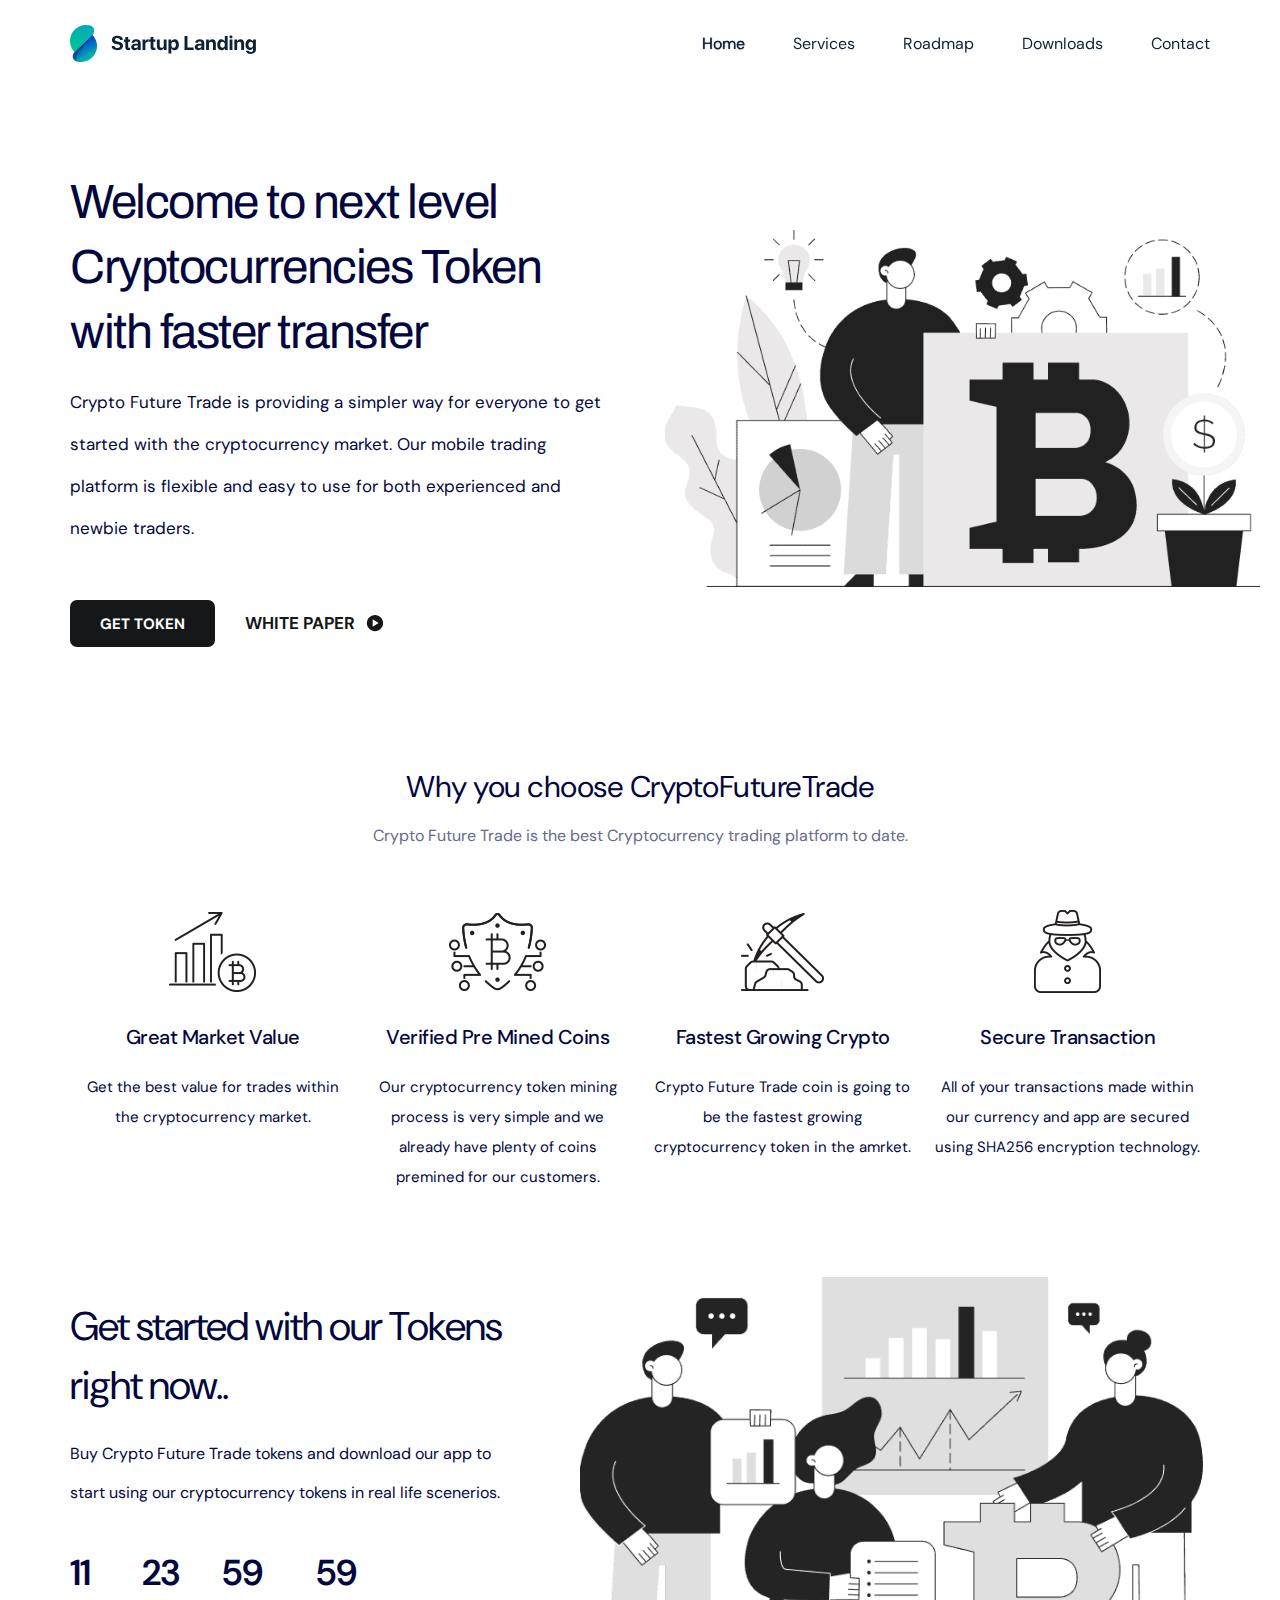
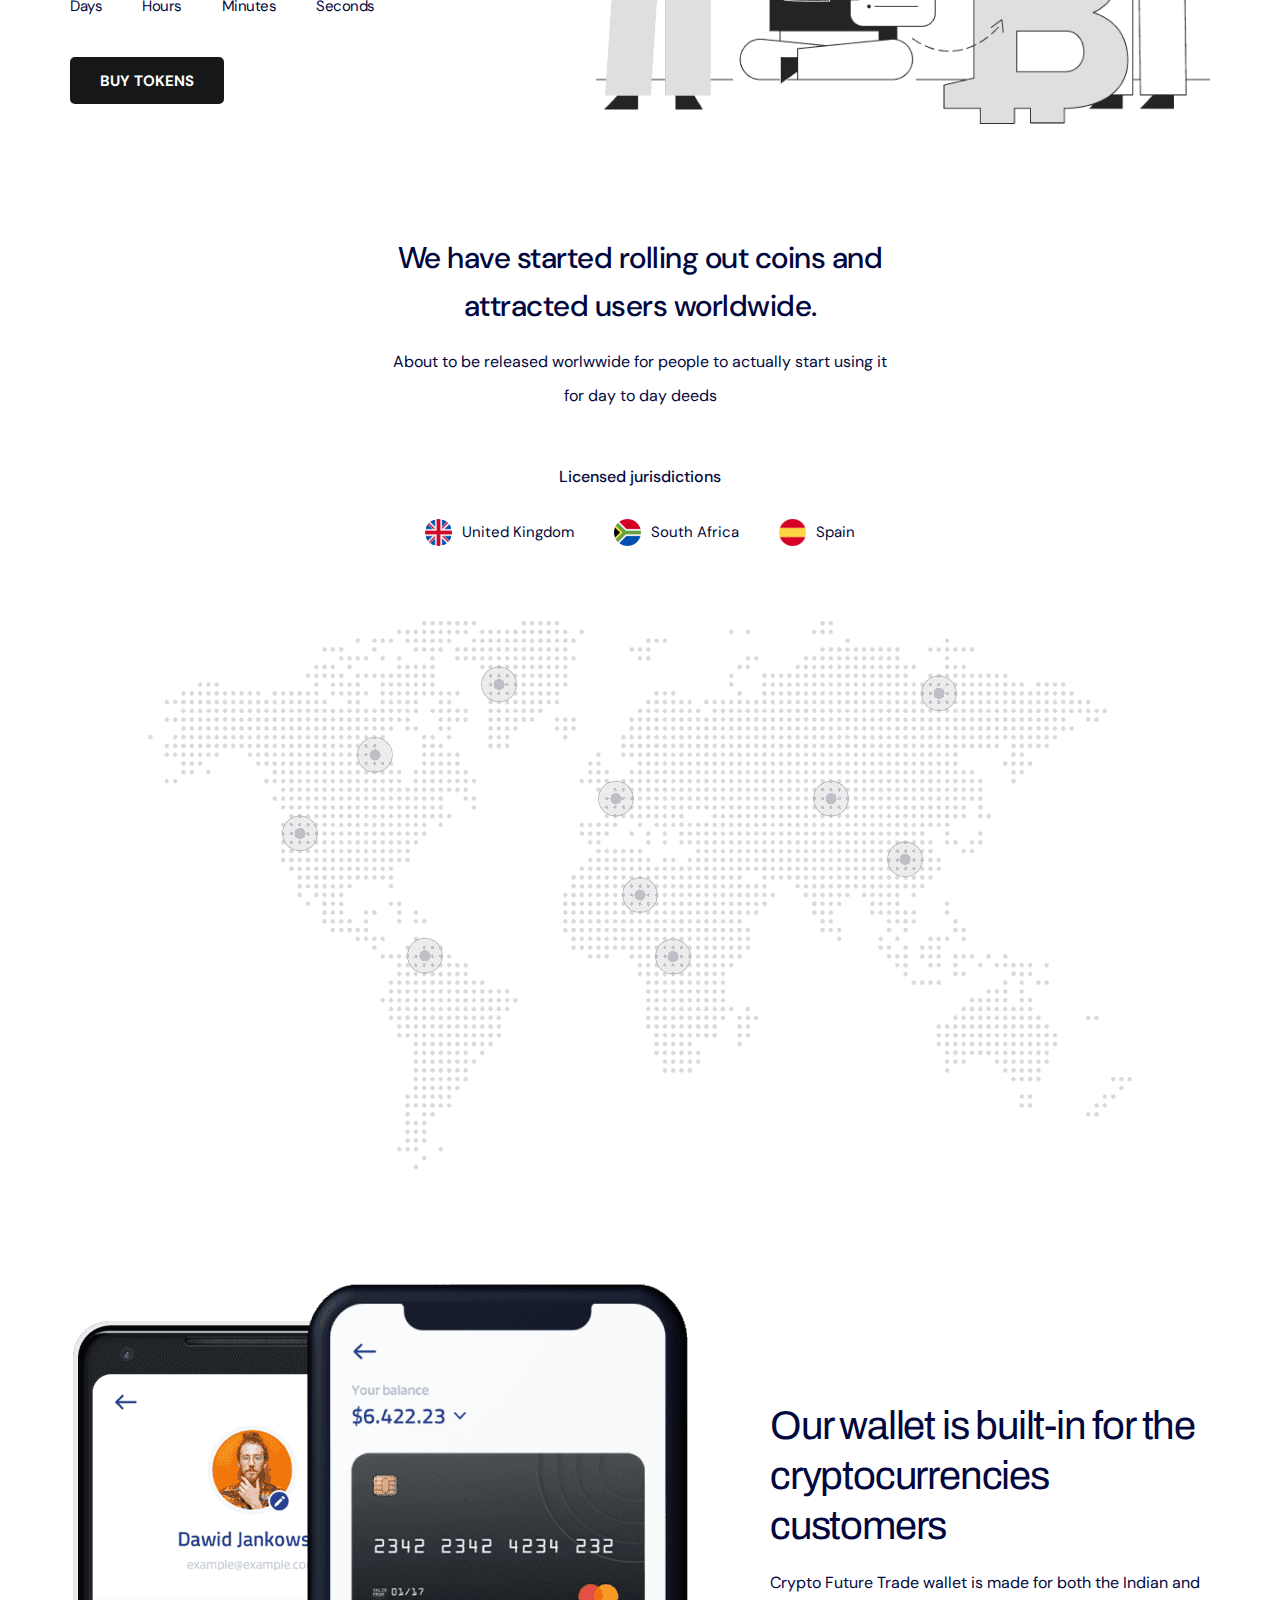
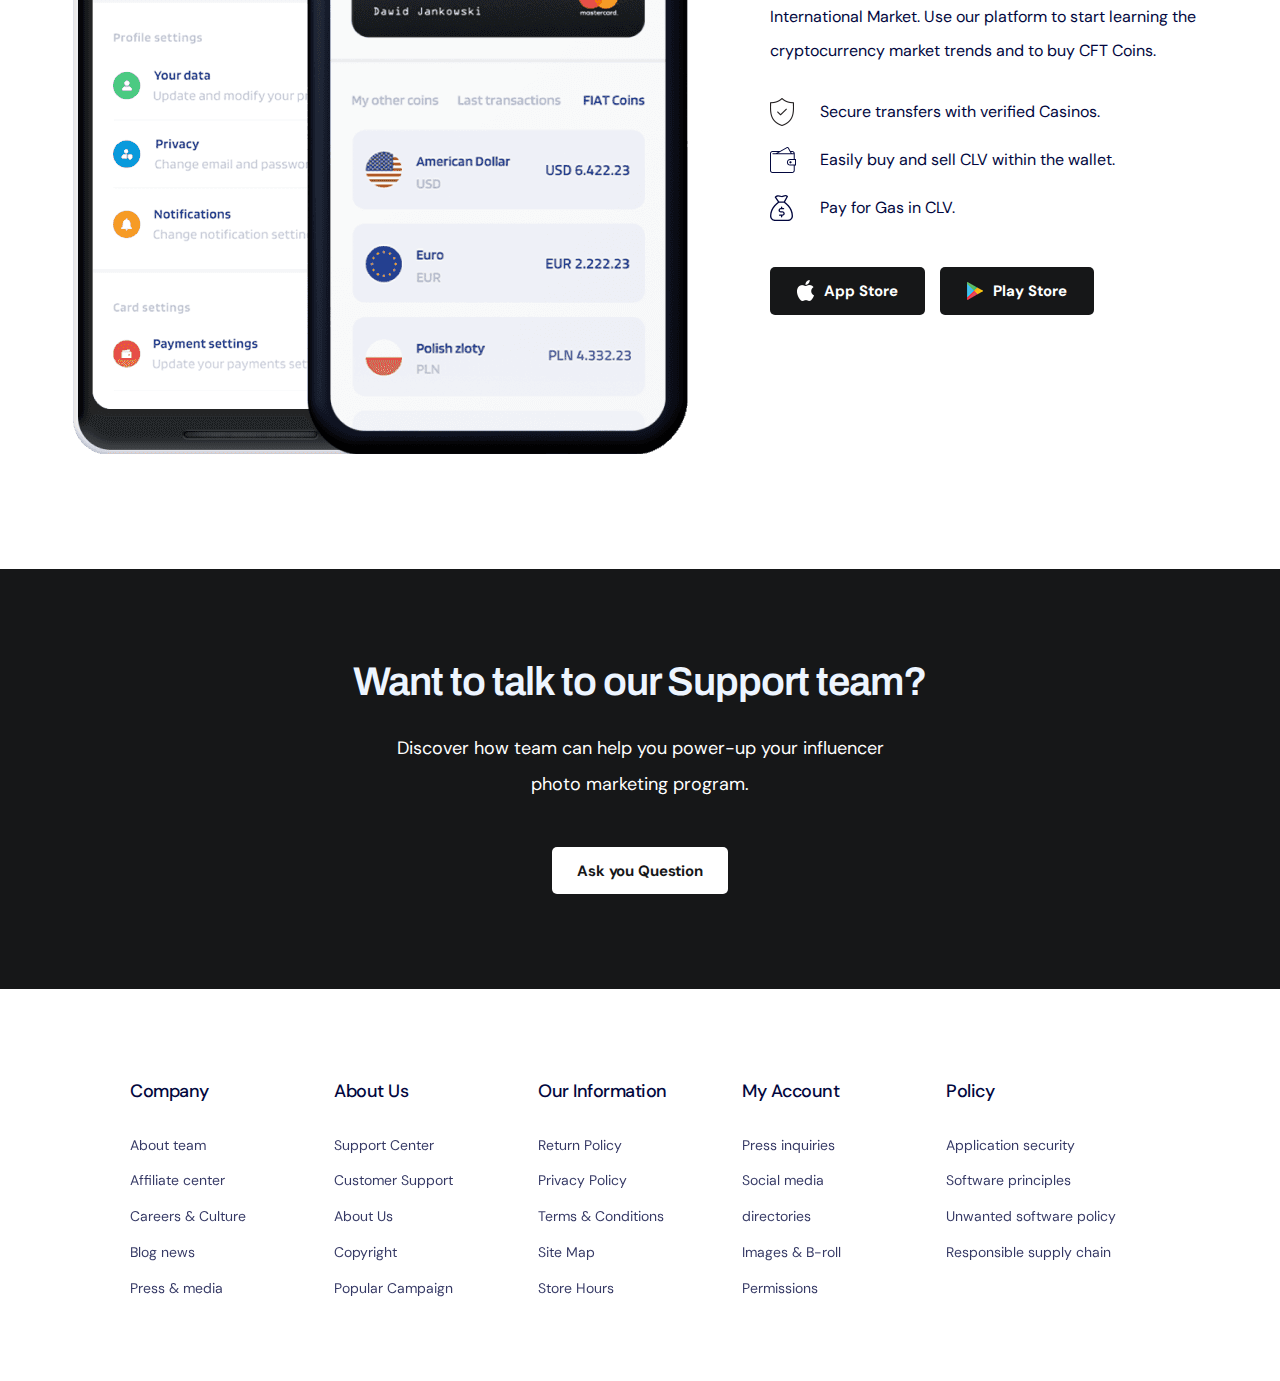
<file: index.html>
<!DOCTYPE html><html lang="en"><head><meta charSet="utf-8"/><meta http-equiv="x-ua-compatible" content="ie=edge"/><meta name="viewport" content="width=device-width, initial-scale=1, shrink-to-fit=no"/><style data-href="/styles.26fe7f929412e2992ad4.css" data-identity="gatsby-global-css">.drawer{position:fixed;transition:width 0s ease .3s,height 0s ease .3s,transform .3s cubic-bezier(.78,.14,.15,.86);z-index:9999}.drawer>*{transition:transform .3s cubic-bezier(.78,.14,.15,.86),opacity .3s cubic-bezier(.78,.14,.15,.86),box-shadow .3s cubic-bezier(.78,.14,.15,.86)}.drawer.drawer-open{transition:transform .3s cubic-bezier(.78,.14,.15,.86)}.drawer .drawer-mask{background:#000;height:0;left:0;opacity:0;position:absolute;top:0;transition:opacity .3s cubic-bezier(.78,.14,.15,.86),height 0s ease .3s;width:100%}.drawer-content-wrapper{background:#fff;position:absolute}.drawer-content{overflow:auto;position:relative;z-index:1}.drawer-handle{align-items:center;background:#fff;cursor:pointer;display:flex;font-size:16px;height:40px;justify-content:center;line-height:40px;position:absolute;text-align:center;top:72px;width:41px;z-index:0}.drawer-handle-icon{background:#333;height:2px;position:relative;transition:background .3s cubic-bezier(.78,.14,.15,.86);width:14px}.drawer-handle-icon:after,.drawer-handle-icon:before{background:#333;content:"";display:block;height:2px;position:absolute;transition:transform .3s cubic-bezier(.78,.14,.15,.86);width:100%}.drawer-handle-icon:before{top:-5px}.drawer-handle-icon:after{top:5px}.drawer-left,.drawer-right{height:100%;width:0}.drawer-left .drawer-content,.drawer-left .drawer-content-wrapper,.drawer-right .drawer-content,.drawer-right .drawer-content-wrapper{height:100%}.drawer-left.drawer-open,.drawer-right.drawer-open{width:100%}.drawer-left.drawer-open.no-mask,.drawer-right.drawer-open.no-mask{width:0}.drawer-left{left:0;top:0}.drawer-left .drawer-handle{border-radius:0 4px 4px 0;right:-40px}.drawer-left .drawer-handle,.drawer-left.drawer-open .drawer-content-wrapper{box-shadow:2px 0 8px rgba(0,0,0,.15)}.drawer-right{right:0;top:0}.drawer-right .drawer-content-wrapper{right:0}.drawer-right .drawer-handle{border-radius:4px 0 0 4px;left:-40px}.drawer-right .drawer-handle,.drawer-right.drawer-open .drawer-content-wrapper{box-shadow:-2px 0 8px rgba(0,0,0,.15)}.drawer-right.drawer-open.no-mask{right:1px;transform:translateX(1px)}.drawer-bottom,.drawer-top{height:0%;width:100%}.drawer-bottom .drawer-content,.drawer-bottom .drawer-content-wrapper,.drawer-top .drawer-content,.drawer-top .drawer-content-wrapper{width:100%}.drawer-bottom .drawer-content,.drawer-bottom.drawer-open,.drawer-top .drawer-content,.drawer-top.drawer-open{height:100%}.drawer-bottom.drawer-open.no-mask,.drawer-top.drawer-open.no-mask{height:0%}.drawer-bottom .drawer-handle,.drawer-top .drawer-handle{left:50%;margin-left:-20px}.drawer-top{left:0;top:0}.drawer-top .drawer-handle{border-radius:0 0 4px 4px;bottom:-40px;top:auto}.drawer-top .drawer-handle,.drawer-top.drawer-open .drawer-content-wrapper{box-shadow:0 2px 8px rgba(0,0,0,.15)}.drawer-bottom{bottom:0;left:0}.drawer-bottom .drawer-content-wrapper{bottom:0}.drawer-bottom .drawer-handle{border-radius:4px 4px 0 0;top:-40px}.drawer-bottom .drawer-handle,.drawer-bottom.drawer-open .drawer-content-wrapper{box-shadow:0 -2px 8px rgba(0,0,0,.15)}.drawer-bottom.drawer-open.no-mask{bottom:1px;transform:translateY(1px)}.drawer.drawer-open .drawer-mask{height:100%;opacity:.3;transition:opacity .3s cubic-bezier(.78,.14,.15,.86)}.drawer.drawer-open .drawer-handle-icon{background:transparent}.drawer.drawer-open .drawer-handle-icon:before{transform:translateY(5px) rotate(45deg)}.drawer.drawer-open .drawer-handle-icon:after{transform:translateY(-5px) rotate(-45deg)}@keyframes modal-video{0%{opacity:0}to{opacity:1}}@keyframes modal-video-inner{0%{transform:translateY(100px)}to{transform:translate(0)}}.modal-video{animation-duration:.3s;animation-name:modal-video;animation-timing-function:ease-out;background-color:rgba(0,0,0,.5);cursor:pointer;height:100%;left:0;opacity:1;position:fixed;top:0;transition:opacity .3s ease-out;width:100%;z-index:1000000}.modal-video-effect-exit{opacity:0}.modal-video-effect-exit .modal-video-movie-wrap{transform:translateY(100px)}.modal-video-body{display:table;height:100%;margin:0 auto;max-width:940px;width:100%}.modal-video-inner{display:table-cell;height:100%;vertical-align:middle;width:100%}.modal-video-movie-wrap{animation-duration:.3s;animation-name:modal-video-inner;animation-timing-function:ease-out;background-color:#333;height:0;padding-bottom:56.25%;position:relative;transform:translate(0);transition:transform .3s ease-out;width:100%}.modal-video-movie-wrap iframe{height:100%;left:0;position:absolute;top:0;width:100%}.modal-video-close-btn{background:transparent;border:none;display:inline-block;height:35px;overflow:hidden;position:absolute;right:-35px;top:-35px;width:35px;z-index:2}.modal-video-close-btn:before{transform:rotate(45deg)}.modal-video-close-btn:after{transform:rotate(-45deg)}.modal-video-close-btn:after,.modal-video-close-btn:before{background:#fff;border-radius:5px;content:"";height:2px;left:0;margin-top:-6px;position:absolute;top:50%;width:100%}</style><meta name="generator" content="Gatsby 3.14.5"/><title data-react-helmet="true">Crypto Future Trade | Crypto Future Trade</title><meta data-react-helmet="true" name="description" content="Buy/Sell CryptoCurrencies."/><meta data-react-helmet="true" property="og:title" content="Crypto Future Trade"/><meta data-react-helmet="true" property="og:description" content="Buy/Sell CryptoCurrencies."/><meta data-react-helmet="true" property="og:type" content="website"/><meta data-react-helmet="true" name="twitter:card" content="summary"/><meta data-react-helmet="true" name="twitter:creator" content=""/><meta data-react-helmet="true" name="twitter:title" content="Crypto Future Trade"/><meta data-react-helmet="true" name="twitter:description" content="Buy/Sell CryptoCurrencies."/><link rel="icon" href="/favicon-32x32.png?v=79178ab6fb5b69180f71bf1fa64077e2" type="image/png"/><link rel="manifest" href="/manifest.webmanifest" crossorigin="anonymous"/><meta name="theme-color" content="#663399"/><link rel="apple-touch-icon" sizes="48x48" href="/icons/icon-48x48.png?v=79178ab6fb5b69180f71bf1fa64077e2"/><link rel="apple-touch-icon" sizes="72x72" href="/icons/icon-72x72.png?v=79178ab6fb5b69180f71bf1fa64077e2"/><link rel="apple-touch-icon" sizes="96x96" href="/icons/icon-96x96.png?v=79178ab6fb5b69180f71bf1fa64077e2"/><link rel="apple-touch-icon" sizes="144x144" href="/icons/icon-144x144.png?v=79178ab6fb5b69180f71bf1fa64077e2"/><link rel="apple-touch-icon" sizes="192x192" href="/icons/icon-192x192.png?v=79178ab6fb5b69180f71bf1fa64077e2"/><link rel="apple-touch-icon" sizes="256x256" href="/icons/icon-256x256.png?v=79178ab6fb5b69180f71bf1fa64077e2"/><link rel="apple-touch-icon" sizes="384x384" href="/icons/icon-384x384.png?v=79178ab6fb5b69180f71bf1fa64077e2"/><link rel="apple-touch-icon" sizes="512x512" href="/icons/icon-512x512.png?v=79178ab6fb5b69180f71bf1fa64077e2"/><link rel="preconnect" href="https://www.google-analytics.com"/><link rel="dns-prefetch" href="https://www.google-analytics.com"/><link as="script" rel="preload" href="/webpack-runtime-51791936ec0733313141.js"/><link as="script" rel="preload" href="/framework-947cb076db78e7cdb1bd.js"/><link as="script" rel="preload" href="/app-3b73d0453c89e2f95db4.js"/><link as="script" rel="preload" href="/95b64a6e-6459d39e0cf0e14948a4.js"/><link as="script" rel="preload" href="/commons-674f3c17dcb666d32ae9.js"/><link as="script" rel="preload" href="/component---src-pages-index-js-01f7850efcc12c868014.js"/><link as="fetch" rel="preload" href="/page-data/index/page-data.json" crossorigin="anonymous"/><link as="fetch" rel="preload" href="/page-data/sq/d/1682754978.json" crossorigin="anonymous"/><link as="fetch" rel="preload" href="/page-data/sq/d/2630696387.json" crossorigin="anonymous"/><link as="fetch" rel="preload" href="/page-data/sq/d/2744905544.json" crossorigin="anonymous"/><link as="fetch" rel="preload" href="/page-data/sq/d/2757937049.json" crossorigin="anonymous"/><link as="fetch" rel="preload" href="/page-data/sq/d/3884841627.json" crossorigin="anonymous"/><link as="fetch" rel="preload" href="/page-data/sq/d/4092638102.json" crossorigin="anonymous"/><link as="fetch" rel="preload" href="/page-data/sq/d/63159454.json" crossorigin="anonymous"/><link as="fetch" rel="preload" href="/page-data/app-data.json" crossorigin="anonymous"/></head><body><script>(function() { try {
  var mode = localStorage.getItem('theme-ui-color-mode');
  if (!mode) return
  document.documentElement.classList.add('theme-ui-' + mode);
  document.body.classList.add('theme-ui-' + mode);
} catch (e) {} })();</script><div id="___gatsby"><style data-emotion="css-global p7pp27">body{--theme-ui-colors-text:#02073E;--theme-ui-colors-text_secondary:#676A8B;--theme-ui-colors-heading:#02073E;--theme-ui-colors-heading_secondary:#161718;--theme-ui-colors-background:#FFFFFF;--theme-ui-colors-background_secondary:#F9FBFD;--theme-ui-colors-border_color:#E9EDF5;--theme-ui-colors-primary:#3CC68A;--theme-ui-colors-secondary:#30c;--theme-ui-colors-muted:#7B8188;--theme-ui-colors-accent:#609;color:var(--theme-ui-colors-text);background-color:var(--theme-ui-colors-background);}</style><style data-emotion="css-global 1op5eg0">*{box-sizing:border-box;}body{margin:0;font-family:DM Sans;line-height:1.5;font-weight:normal;-webkit-font-smoothing:antialiased;background-color:white;color:var(--theme-ui-colors-text);}body a{cursor:pointer;-webkit-text-decoration:none;text-decoration:none;}body .modal-video-close-btn{cursor:pointer;top:-25px;right:-25px;width:25px;height:25px;}body .modal-video-movie-wrap{margin:30px;width:auto;}</style><div style="outline:none" tabindex="-1" id="gatsby-focus-wrapper"><div class="sticky-outer-wrapper"><div class="sticky-inner-wrapper" style="position:relative;top:0px;z-index:991"><style data-emotion="css lz1psw">.css-lz1psw{color:text_white;font-weight:normal;padding-top:20px;padding-bottom:20px;width:100%;position:fixed;top:0;left:0;background-color:transparent;-webkit-transition:all 0.4s ease;transition:all 0.4s ease;}@media screen and (min-width: 768px){.css-lz1psw{padding-top:25px;padding-bottom:25px;}}.css-lz1psw.sticky{background-color:var(--theme-ui-colors-background);color:var(--theme-ui-colors-text);padding-top:15px;padding-bottom:15px;box-shadow:0 1px 2px rgba(0, 0, 0, 0.06);}</style><header class="unSticky css-lz1psw"><style data-emotion="css v3jj0n">.css-v3jj0n{display:-webkit-box;display:-webkit-flex;display:-ms-flexbox;display:flex;-webkit-align-items:center;-webkit-box-align:center;-ms-flex-align:center;align-items:center;-webkit-box-pack:justify;-webkit-justify-content:space-between;justify-content:space-between;}</style><style data-emotion="css 7n0j9i">.css-7n0j9i{box-sizing:border-box;margin:0;min-width:0;width:100%;max-width:container;margin-left:auto;margin-right:auto;max-width:100%;padding-left:20px;padding-right:20px;display:-webkit-box;display:-webkit-flex;display:-ms-flexbox;display:flex;-webkit-align-items:center;-webkit-box-align:center;-ms-flex-align:center;align-items:center;-webkit-box-pack:justify;-webkit-justify-content:space-between;justify-content:space-between;}@media screen and (min-width: 640px){.css-7n0j9i{padding-left:25px;padding-right:25px;}}@media screen and (min-width: 768px){.css-7n0j9i{max-width:780px;padding-left:30px;padding-right:30px;}}@media screen and (min-width: 1024px){.css-7n0j9i{max-width:1020px;}}@media screen and (min-width: 1220px){.css-7n0j9i{max-width:1200px;}}@media screen and (min-width: 1620px){.css-7n0j9i{max-width:1350px;}}</style><div class="css-7n0j9i"><style data-emotion="css 10mejol">.css-10mejol{display:-webkit-box;display:-webkit-flex;display:-ms-flexbox;display:flex;-webkit-align-items:center;-webkit-box-align:center;-ms-flex-align:center;align-items:center;}</style><style data-emotion="css ykwscm">.css-ykwscm{box-sizing:border-box;margin:0;min-width:0;display:-webkit-box;display:-webkit-flex;display:-ms-flexbox;display:flex;-webkit-align-items:center;-webkit-box-align:center;-ms-flex-align:center;align-items:center;}</style><a aria-current="page" class="css-ykwscm" href="/"><style data-emotion="css 9taffg">.css-9taffg{box-sizing:border-box;margin:0;min-width:0;max-width:100%;height:auto;}</style><img src="/static/logo-8cf97650bbc2fdc2843d44d1fd6509d8.svg" alt="startup landing logo" width="195" height="37" class="css-9taffg"/></a><style data-emotion="css 162sdfl">.css-162sdfl{margin-left:auto;display:none;}@media screen and (min-width: 1024px){.css-162sdfl{display:block;}}.css-162sdfl navLink{font-size:16px;color:#0F2137;font-weight:400;cursor:pointer;line-height:1.2;margin-right:48px;-webkit-transition:500ms;transition:500ms;}.css-162sdfl navLink:last-child{margin-right:0;}.css-162sdfl navLink:hover,.css-162sdfl navLink.active{text-shadow:0 0 1px #0F2137;}</style><style data-emotion="css 1g8uteo">.css-1g8uteo{box-sizing:border-box;margin:0;min-width:0;display:-webkit-box;display:-webkit-flex;display:-ms-flexbox;display:flex;margin-left:auto;display:none;}@media screen and (min-width: 1024px){.css-1g8uteo{display:block;}}.css-1g8uteo navLink{font-size:16px;color:#0F2137;font-weight:400;cursor:pointer;line-height:1.2;margin-right:48px;-webkit-transition:500ms;transition:500ms;}.css-1g8uteo navLink:last-child{margin-right:0;}.css-1g8uteo navLink:hover,.css-1g8uteo navLink.active{text-shadow:0 0 1px #0F2137;}</style><nav class="css-1g8uteo"><style data-emotion="css jc2jfd">.css-jc2jfd{font-size:16px;color:#0F2137;font-weight:400;cursor:pointer;line-height:1.2;margin-right:48px;-webkit-transition:500ms;transition:500ms;}.css-jc2jfd:last-child{margin-right:0;}.css-jc2jfd:hover,.css-jc2jfd.active{text-shadow:0 0 1px #0F2137;}</style><a class="css-jc2jfd">Home</a><a class="css-jc2jfd">Services</a><a class="css-jc2jfd">Roadmap</a><a class="css-jc2jfd">Downloads</a><a class="css-jc2jfd">Contact</a></nav><style data-emotion="css vurnku">.css-vurnku{box-sizing:border-box;margin:0;min-width:0;}</style><div class="drawer__handler css-vurnku" style="display:inline-block"><style data-emotion="css 1pve9f4">.css-1pve9f4{box-sizing:border-box;margin:0;min-width:0;display:-webkit-box;display:-webkit-flex;display:-ms-flexbox;display:flex;-webkit-align-items:center;-webkit-box-align:center;-ms-flex-align:center;align-items:center;-webkit-box-pack:center;-ms-flex-pack:center;-webkit-justify-content:center;justify-content:center;-webkit-flex-shrink:0;-ms-flex-negative:0;flex-shrink:0;width:26px;cursor:pointer;}@media screen and (min-width: 1024px){.css-1pve9f4{display:none;}}</style><div class="css-1pve9f4"><svg stroke="currentColor" fill="currentColor" stroke-width="0" viewBox="0 0 512 512" height="22px" width="22px" xmlns="http://www.w3.org/2000/svg"><path d="M64 384h384v-42.666H64V384zm0-106.666h384v-42.667H64v42.667zM64 128v42.665h384V128H64z"></path></svg></div></div></div></header></div></div><span style="font-size:0"></span><main class="css-1u8qly9"><style data-emotion="css 1j1v087">.css-1j1v087{box-sizing:border-box;margin:0;min-width:0;overflow:hidden;padding-top:115px;padding-bottom:60px;}@media screen and (min-width: 480px){.css-1j1v087{padding-bottom:75px;}}@media screen and (min-width: 768px){.css-1j1v087{padding-top:140px;padding-bottom:90px;}}@media screen and (min-width: 1024px){.css-1j1v087{padding-top:150px;padding-bottom:110px;}}@media screen and (min-width: 1220px){.css-1j1v087{padding-top:170px;padding-bottom:120px;}}@media screen and (min-width: 1366px){.css-1j1v087{padding-top:185px;padding-bottom:140px;}}@media screen and (min-width: 1620px){.css-1j1v087{padding-bottom:160px;}}</style><section id="banner" class="css-1j1v087"><style data-emotion="css 3r2bma">.css-3r2bma{box-sizing:border-box;margin:0;min-width:0;width:100%;max-width:container;margin-left:auto;margin-right:auto;max-width:100%;padding-left:20px;padding-right:20px;position:relative;display:-webkit-box;display:-webkit-flex;display:-ms-flexbox;display:flex;-webkit-box-flex-wrap:wrap;-webkit-flex-wrap:wrap;-ms-flex-wrap:wrap;flex-wrap:wrap;-webkit-align-items:center;-webkit-box-align:center;-ms-flex-align:center;align-items:center;-webkit-flex-direction:column;-ms-flex-direction:column;flex-direction:column;}@media screen and (min-width: 640px){.css-3r2bma{padding-left:25px;padding-right:25px;}}@media screen and (min-width: 768px){.css-3r2bma{max-width:780px;padding-left:30px;padding-right:30px;}}@media screen and (min-width: 1024px){.css-3r2bma{max-width:1020px;}}@media screen and (min-width: 1220px){.css-3r2bma{max-width:1200px;}}@media screen and (min-width: 1620px){.css-3r2bma{max-width:1350px;}}@media screen and (min-width: 768px){.css-3r2bma{-webkit-flex-direction:row;-ms-flex-direction:row;flex-direction:row;}}</style><div class="css-3r2bma"><style data-emotion="css gz2k08">.css-gz2k08{box-sizing:border-box;margin:0;min-width:0;max-width:100%;text-align:center;}@media screen and (min-width: 768px){.css-gz2k08{max-width:355px;text-align:left;}}@media screen and (min-width: 1024px){.css-gz2k08{max-width:460px;}}@media screen and (min-width: 1220px){.css-gz2k08{max-width:545px;}}@media screen and (min-width: 1620px){.css-gz2k08{max-width:590px;}}.css-gz2k08 h1{font-size:28px;line-height:1.4;color:var(--theme-ui-colors-heading);font-family:Archivo;letter-spacing:-1.5px;font-weight:normal;margin-left:0;margin-right:0;}@media screen and (min-width: 480px){.css-gz2k08 h1{font-size:32px;}}@media screen and (min-width: 768px){.css-gz2k08 h1{font-size:34px;line-height:1.35;margin-left:auto;margin-right:auto;}}@media screen and (min-width: 1024px){.css-gz2k08 h1{font-size:40px;margin-left:0;margin-right:0;}}@media screen and (min-width: 1220px){.css-gz2k08 h1{font-size:48px;}}@media screen and (min-width: 1366px){.css-gz2k08 h1{font-size:54px;}}@media screen and (min-width: 1620px){.css-gz2k08 h1{font-size:58px;}}.css-gz2k08 p{font-size:15px;line-height:1.85;color:var(--theme-ui-colors-text);margin-top:15px;padding-right:0;}@media screen and (min-width: 640px){.css-gz2k08 p{line-height:1.9;}}@media screen and (min-width: 768px){.css-gz2k08 p{margin-top:18px;}}@media screen and (min-width: 1024px){.css-gz2k08 p{font-size:16px;line-height:2;}}@media screen and (min-width: 1220px){.css-gz2k08 p{font-size:17px;line-height:2.47;}}@media screen and (min-width: 1620px){.css-gz2k08 p{padding-right:50px;}}</style><div class="css-gz2k08"><style data-emotion="css 8834ug">.css-8834ug{box-sizing:border-box;margin:0;min-width:0;font-family:DM Sans;font-weight:500;line-height:1.125;font-family:DM Sans;line-height:1.125;font-weight:500;font-size:24px;letter-spacing:-0.5px;color:var(--theme-ui-colors-heading);}</style><h1 class="css-8834ug">Welcome to next level Cryptocurrencies Token with faster transfer</h1><style data-emotion="css vurnku">.css-vurnku{box-sizing:border-box;margin:0;min-width:0;}</style><p class="css-vurnku">Crypto Future Trade is providing a simpler way for everyone to get started with the cryptocurrency market. Our mobile trading platform is flexible and easy to use for both experienced and newbie traders.</p><style data-emotion="css sp8u7m">.css-sp8u7m{box-sizing:border-box;margin:0;min-width:0;display:-webkit-box;display:-webkit-flex;display:-ms-flexbox;display:flex;-webkit-align-items:center;-webkit-box-align:center;-ms-flex-align:center;align-items:center;margin-top:25px;-webkit-box-pack:center;-ms-flex-pack:center;-webkit-justify-content:center;justify-content:center;}@media screen and (min-width: 768px){.css-sp8u7m{margin-top:30px;-webkit-box-pack:start;-ms-flex-pack:start;-webkit-justify-content:flex-start;justify-content:flex-start;}}@media screen and (min-width: 1024px){.css-sp8u7m{margin-top:35px;}}@media screen and (min-width: 1220px){.css-sp8u7m{margin-top:50px;}}</style><div class="css-sp8u7m"><style data-emotion="css uwtpgv">.css-uwtpgv{box-sizing:border-box;margin:0;min-width:0;background-color:var(--theme-ui-colors-heading_secondary);border-radius:7px;line-height:1;font-size:13px;padding:14px 20px 13px;font-weight:700;display:-webkit-inline-box;display:-webkit-inline-flex;display:-ms-inline-flexbox;display:inline-flex;-webkit-align-items:center;-webkit-box-align:center;-ms-flex-align:center;align-items:center;text-transform:uppercase;color:#ffffff;-webkit-transition:all 300ms ease;transition:all 300ms ease;}@media screen and (min-width: 480px){.css-uwtpgv{font-size:14px;padding:14px 25px 13px;}}@media screen and (min-width: 640px){.css-uwtpgv{font-size:15px;padding:17px 30px 15px;}}.css-uwtpgv:hover{opacity:0.8;}</style><a href="#" class="css-uwtpgv">Get Token</a><style data-emotion="css flw5dz">.css-flw5dz{box-sizing:border-box;margin:0;min-width:0;-webkit-appearance:none;-moz-appearance:none;-ms-appearance:none;appearance:none;display:inline-block;text-align:center;line-height:inherit;-webkit-text-decoration:none;text-decoration:none;font-size:inherit;padding-left:15px;padding-right:15px;padding-top:10px;padding-bottom:10px;color:white;background-color:var(--theme-ui-colors-primary);border:0;border-radius:4px;font-weight:700;color:white;background-color:var(--theme-ui-colors-primary);display:-webkit-inline-box;display:-webkit-inline-flex;display:-ms-inline-flexbox;display:inline-flex;-webkit-align-items:center;-webkit-box-align:center;-ms-flex-align:center;align-items:center;background-color:transparent;color:var(--theme-ui-colors-heading_secondary);cursor:pointer;text-transform:uppercase;padding:0;font-size:13px;font-weight:700;font-family:DM Sans;margin-left:20px;outline:none;}.css-flw5dz:hover{background-color:dark;}@media screen and (min-width: 640px){.css-flw5dz{font-size:15px;}}@media screen and (min-width: 768px){.css-flw5dz{margin-left:25px;}}@media screen and (min-width: 1024px){.css-flw5dz{font-size:17px;margin-left:30px;}}.css-flw5dz svg{margin-left:5px;font-size:17px;position:relative;top:-1px;}@media screen and (min-width: 480px){.css-flw5dz svg{font-size:18px;}}@media screen and (min-width: 640px){.css-flw5dz svg{margin-left:10px;font-size:20px;}}</style><button class="css-flw5dz">White paper<svg stroke="currentColor" fill="currentColor" stroke-width="0" viewBox="0 0 512 512" height="1em" width="1em" xmlns="http://www.w3.org/2000/svg"><path d="M256 48C141.1 48 48 141.1 48 256s93.1 208 208 208 208-93.1 208-208S370.9 48 256 48zm83.8 211.9l-137.2 83c-2.9 1.8-6.7-.4-6.7-3.9V173c0-3.5 3.7-5.7 6.7-3.9l137.2 83c2.9 1.7 2.9 6.1 0 7.8z"></path></svg></button></div></div><style data-emotion="css 1bo7baz">.css-1bo7baz{box-sizing:border-box;margin:0;min-width:0;margin-top:40px;padding-left:0;position:relative;right:auto;width:100%;text-align:center;}@media screen and (min-width: 768px){.css-1bo7baz{margin-top:0;padding-left:30px;width:calc(100% - 355px);}}@media screen and (min-width: 1024px){.css-1bo7baz{padding-left:0;right:-10px;width:calc(100% - 460px);}}@media screen and (min-width: 1220px){.css-1bo7baz{right:-50px;width:calc(100% - 545px);}}@media screen and (min-width: 1366px){.css-1bo7baz{right:-70px;}}@media screen and (min-width: 1620px){.css-1bo7baz{width:calc(100% - 590px);}}</style><div class="css-1bo7baz"><style data-emotion="css m1pd0d">.css-m1pd0d{box-sizing:border-box;margin:0;min-width:0;max-width:740px;margin-left:auto;}</style><div class="css-m1pd0d"><div class=" gatsby-image-wrapper" style="position:relative;overflow:hidden"><div aria-hidden="true" style="width:100%;padding-bottom:60%"></div><img aria-hidden="true" src="[data-uri]" alt="Banner Thumbnail" style="position:absolute;top:0;left:0;width:100%;height:100%;object-fit:cover;object-position:center;opacity:1;transition-delay:500ms"/><noscript><picture><source srcset="/static/d97839357c3b7d9ca0c38dffa92d698d/cce3b/banner.png 185w,
/static/d97839357c3b7d9ca0c38dffa92d698d/01c84/banner.png 370w,
/static/d97839357c3b7d9ca0c38dffa92d698d/a79d3/banner.png 740w" sizes="(max-width: 740px) 100vw, 740px" /><img loading="lazy" sizes="(max-width: 740px) 100vw, 740px" srcset="/static/d97839357c3b7d9ca0c38dffa92d698d/cce3b/banner.png 185w,
/static/d97839357c3b7d9ca0c38dffa92d698d/01c84/banner.png 370w,
/static/d97839357c3b7d9ca0c38dffa92d698d/a79d3/banner.png 740w" src="/static/d97839357c3b7d9ca0c38dffa92d698d/a79d3/banner.png" alt="Banner Thumbnail" style="position:absolute;top:0;left:0;opacity:1;width:100%;height:100%;object-fit:cover;object-position:center"/></picture></noscript></div></div></div></div></section><style data-emotion="css 81lah1">.css-81lah1{box-sizing:border-box;margin:0;min-width:0;padding-bottom:20px;}@media screen and (min-width: 480px){.css-81lah1{padding-bottom:30px;}}@media screen and (min-width: 768px){.css-81lah1{padding-bottom:50px;}}@media screen and (min-width: 1024px){.css-81lah1{padding-bottom:85px;}}@media screen and (min-width: 1366px){.css-81lah1{padding-bottom:105px;}}@media screen and (min-width: 1620px){.css-81lah1{padding-bottom:125px;}}</style><section id="services" class="css-81lah1"><style data-emotion="css wnkvnq">.css-wnkvnq{box-sizing:border-box;margin:0;min-width:0;width:100%;max-width:container;margin-left:auto;margin-right:auto;max-width:100%;padding-left:20px;padding-right:20px;position:relative;}@media screen and (min-width: 640px){.css-wnkvnq{padding-left:25px;padding-right:25px;}}@media screen and (min-width: 768px){.css-wnkvnq{max-width:780px;padding-left:30px;padding-right:30px;}}@media screen and (min-width: 1024px){.css-wnkvnq{max-width:1020px;}}@media screen and (min-width: 1220px){.css-wnkvnq{max-width:1200px;}}@media screen and (min-width: 1620px){.css-wnkvnq{max-width:1350px;}}</style><div class="css-wnkvnq"><style data-emotion="css uu1ot2">.css-uu1ot2{box-sizing:border-box;margin:0;min-width:0;text-align:center;margin-bottom:35px;}@media screen and (min-width: 768px){.css-uu1ot2{margin-bottom:55px;}}@media screen and (min-width: 1220px){.css-uu1ot2{margin-bottom:60px;}}@media screen and (min-width: 1366px){.css-uu1ot2{margin-bottom:85px;}}@media screen and (min-width: 1620px){.css-uu1ot2{margin-bottom:95px;}}.css-uu1ot2 h2{font-size:24px;line-height:1.35;color:var(--theme-ui-colors-heading);margin-bottom:10px;font-weight:normal;}@media screen and (min-width: 640px){.css-uu1ot2 h2{font-size:28px;margin-bottom:13px;}}@media screen and (min-width: 768px){.css-uu1ot2 h2{font-size:30px;}}.css-uu1ot2 p{font-size:15px;line-height:1.85;color:var(--theme-ui-colors-text_secondary);}@media screen and (min-width: 640px){.css-uu1ot2 p{font-size:16px;}}</style><div class="css-uu1ot2"><h2 class="css-8834ug">Why you choose CryptoFutureTrade</h2><p class="css-vurnku">Crypto Future Trade is the best Cryptocurrency trading platform to date.</p></div><style data-emotion="css a1on44">.css-a1on44{box-sizing:border-box;margin:0;min-width:0;display:-webkit-box;display:-webkit-flex;display:-ms-flexbox;display:flex;-webkit-box-flex-wrap:wrap;-webkit-flex-wrap:wrap;-ms-flex-wrap:wrap;flex-wrap:wrap;gap:0;display:-webkit-box;display:-webkit-flex;display:-ms-flexbox;display:flex;}</style><div class="css-a1on44"><style data-emotion="css mhg8ea">.css-mhg8ea{box-sizing:border-box;margin:0;min-width:0;margin-bottom:32px;-webkit-flex:0 0 100%;-ms-flex:0 0 100%;flex:0 0 100%;text-align:center;}@media screen and (min-width: 640px){.css-mhg8ea{-webkit-flex:0 0 50%;-ms-flex:0 0 50%;flex:0 0 50%;}}@media screen and (min-width: 1024px){.css-mhg8ea{margin-bottom:0;-webkit-flex:0 0 25%;-ms-flex:0 0 25%;flex:0 0 25%;}}.css-mhg8ea h3{font-size:18px;line-height:1.45;letter-spacing:-0.5px;font-weight:500;color:#02073E;margin-top:18px;margin-bottom:10px;}@media screen and (min-width: 480px){.css-mhg8ea h3{margin-top:20px;margin-bottom:15px;}}@media screen and (min-width: 1024px){.css-mhg8ea h3{margin-top:25px;}}@media screen and (min-width: 1220px){.css-mhg8ea h3{font-size:20px;margin-top:30px;margin-bottom:20px;}}@media screen and (min-width: 1620px){.css-mhg8ea h3{margin-top:40px;}}.css-mhg8ea p{max-width:266px;margin-left:auto;margin-right:auto;color:#02073E;font-size:14px;line-height:2;}@media screen and (min-width: 480px){.css-mhg8ea p{font-size:15px;}}@media screen and (min-width: 1024px){.css-mhg8ea p{padding-left:5px;padding-right:5px;}}@media screen and (min-width: 1220px){.css-mhg8ea p{padding-left:0;padding-right:0;}}</style><div class="css-mhg8ea"><style data-emotion="css lxqpna">.css-lxqpna{box-sizing:border-box;margin:0;min-width:0;display:-webkit-box;display:-webkit-flex;display:-ms-flexbox;display:flex;min-height:auto;-webkit-align-items:center;-webkit-box-align:center;-ms-flex-align:center;align-items:center;-webkit-box-pack:center;-ms-flex-pack:center;-webkit-justify-content:center;justify-content:center;}@media screen and (min-width: 480px){.css-lxqpna{min-height:83px;}}.css-lxqpna img{width:75px;}@media screen and (min-width: 1024px){.css-lxqpna img{width:auto;}}</style><div class="css-lxqpna"><style data-emotion="css 9taffg">.css-9taffg{box-sizing:border-box;margin:0;min-width:0;max-width:100%;height:auto;}</style><img src="[data-uri]" alt="icon image" class="css-9taffg"/></div><h3 class="css-8834ug">Great Market Value</h3><p class="css-vurnku">Get the best value for trades within the cryptocurrency market.</p></div><div class="css-mhg8ea"><div class="css-lxqpna"><img src="[data-uri]" alt="icon image" class="css-9taffg"/></div><h3 class="css-8834ug">Verified Pre Mined Coins</h3><p class="css-vurnku">Our cryptocurrency token mining process is very simple and we already have plenty of coins premined for our customers.</p></div><div class="css-mhg8ea"><div class="css-lxqpna"><img src="[data-uri]" alt="icon image" class="css-9taffg"/></div><h3 class="css-8834ug">Fastest Growing Crypto</h3><p class="css-vurnku">Crypto Future Trade coin is going to be the fastest growing cryptocurrency token in the amrket.</p></div><div class="css-mhg8ea"><div class="css-lxqpna"><img src="[data-uri]" alt="icon image" class="css-9taffg"/></div><h3 class="css-8834ug">Secure Transaction</h3><p class="css-vurnku">All of your transactions made within our currency and app are secured using SHA256 encryption technology.</p></div></div></div></section><style data-emotion="css a7i8b">.css-a7i8b{box-sizing:border-box;margin:0;min-width:0;padding-bottom:55px;}@media screen and (min-width: 480px){.css-a7i8b{padding-bottom:65px;}}@media screen and (min-width: 768px){.css-a7i8b{padding-bottom:90px;}}@media screen and (min-width: 1024px){.css-a7i8b{padding-bottom:110px;}}@media screen and (min-width: 1366px){.css-a7i8b{padding-bottom:130px;}}@media screen and (min-width: 1620px){.css-a7i8b{padding-bottom:140px;}}</style><section class="css-a7i8b"><div class="css-wnkvnq"><style data-emotion="css zmpp6b">.css-zmpp6b{box-sizing:border-box;margin:0;min-width:0;-webkit-box-flex-wrap:wrap;-webkit-flex-wrap:wrap;-ms-flex-wrap:wrap;flex-wrap:wrap;-webkit-align-items:center;-webkit-box-align:center;-ms-flex-align:center;align-items:center;display:-webkit-box;display:-webkit-flex;display:-ms-flexbox;display:flex;}</style><div class="css-zmpp6b"><style data-emotion="css eq5l96">.css-eq5l96{box-sizing:border-box;margin:0;min-width:0;max-width:520px;text-align:center;}@media screen and (min-width: 480px){.css-eq5l96{margin-left:auto;margin-right:auto;}}@media screen and (min-width: 768px){.css-eq5l96{max-width:345px;text-align:left;margin-left:0;margin-right:0;}}@media screen and (min-width: 1024px){.css-eq5l96{max-width:380px;}}@media screen and (min-width: 1220px){.css-eq5l96{max-width:440px;}}@media screen and (min-width: 1366px){.css-eq5l96{max-width:520px;}}.css-eq5l96 h2{font-size:24px;line-height:1.4;color:var(--theme-ui-colors-heading);letter-spacing:-1px;font-weight:normal;margin-top:0;}@media screen and (min-width: 480px){.css-eq5l96 h2{font-size:28px;}}@media screen and (min-width: 640px){.css-eq5l96 h2{font-size:32px;line-height:1.35;}}@media screen and (min-width: 1024px){.css-eq5l96 h2{font-size:36px;}}@media screen and (min-width: 1220px){.css-eq5l96 h2{font-size:40px;line-height:1.46;}}@media screen and (min-width: 1366px){.css-eq5l96 h2{font-size:44px;margin-top:-15px;}}@media screen and (min-width: 1620px){.css-eq5l96 h2{font-size:48px;}}.css-eq5l96 p{color:body;font-size:15px;line-height:1.9;margin-top:12px;}@media screen and (min-width: 640px){.css-eq5l96 p{font-size:16px;line-height:2.12;margin-top:15px;}}@media screen and (min-width: 1024px){.css-eq5l96 p{line-height:2.45;margin-top:20px;}}@media screen and (min-width: 1366px){.css-eq5l96 p{margin-top:25px;}}</style><div class="css-eq5l96"><h2 class="css-8834ug">Get started with our Tokens right now..</h2><p class="css-vurnku">Buy Crypto Future Trade tokens and download our app to start using our cryptocurrency tokens in real life scenerios.</p><style data-emotion="css 3jddx2">.css-3jddx2{box-sizing:border-box;margin:0;min-width:0;display:-webkit-box;display:-webkit-flex;display:-ms-flexbox;display:flex;-webkit-box-flex-wrap:wrap;-webkit-flex-wrap:wrap;-ms-flex-wrap:wrap;flex-wrap:wrap;-webkit-box-pack:center;-ms-flex-pack:center;-webkit-justify-content:center;justify-content:center;margin-left:-30px;margin-top:20px;}@media screen and (min-width: 480px){.css-3jddx2{margin-top:25px;}}@media screen and (min-width: 640px){.css-3jddx2{margin-left:-40px;margin-top:30px;}}@media screen and (min-width: 768px){.css-3jddx2{-webkit-box-pack:left;-ms-flex-pack:left;-webkit-justify-content:left;justify-content:left;margin-top:25px;}}@media screen and (min-width: 1024px){.css-3jddx2{margin-top:30px;}}@media screen and (min-width: 1220px){.css-3jddx2{margin-top:43px;}}</style><div class="css-3jddx2"><style data-emotion="css 1ur140k">.css-1ur140k{box-sizing:border-box;margin:0;min-width:0;-webkit-flex:0 0 auto;-ms-flex:0 0 auto;flex:0 0 auto;margin-left:30px;}@media screen and (min-width: 640px){.css-1ur140k{margin-left:40px;}}.css-1ur140k span{line-height:1;font-size:22px;letter-spacing:-1px;font-weight:600;color:body;}@media screen and (min-width: 640px){.css-1ur140k span{font-size:28px;}}@media screen and (min-width: 768px){.css-1ur140k span{font-size:32px;}}@media screen and (min-width: 1024px){.css-1ur140k span{font-size:36px;}}.css-1ur140k h3{line-height:1.3;color:var(--theme-ui-colors-heading);font-size:14px;font-weight:normal;margin-top:5px;}@media screen and (min-width: 480px){.css-1ur140k h3{font-size:15px;}}</style><div class="css-1ur140k"><span class="css-vurnku">12</span><h3 class="css-8834ug">Days</h3></div><div class="css-1ur140k"><span class="css-vurnku">0</span><h3 class="css-8834ug">Hours</h3></div><div class="css-1ur140k"><span class="css-vurnku">0</span><h3 class="css-8834ug">Minutes</h3></div><div class="css-1ur140k"><span class="css-vurnku">0</span><h3 class="css-8834ug">Seconds</h3></div></div><style data-emotion="css 3ahimg">.css-3ahimg{box-sizing:border-box;margin:0;min-width:0;background-color:var(--theme-ui-colors-heading_secondary);border-radius:5px;font-size:13px;padding:14px 20px 13px;line-height:1;font-weight:700;display:-webkit-inline-box;display:-webkit-inline-flex;display:-ms-inline-flexbox;display:inline-flex;-webkit-align-items:center;-webkit-box-align:center;-ms-flex-align:center;align-items:center;text-transform:uppercase;color:#ffffff;margin-top:25px;-webkit-transition:all 300ms ease;transition:all 300ms ease;}@media screen and (min-width: 480px){.css-3ahimg{font-size:14px;padding:14px 25px 13px;margin-top:30px;}}@media screen and (min-width: 640px){.css-3ahimg{font-size:15px;padding:17px 30px 15px;margin-top:35px;}}@media screen and (min-width: 768px){.css-3ahimg{margin-top:30px;}}@media screen and (min-width: 1024px){.css-3ahimg{margin-top:40px;}}.css-3ahimg:hover{opacity:0.8;}</style><a href="#" class="css-3ahimg">Buy Tokens</a></div><style data-emotion="css 1beungl">.css-1beungl{box-sizing:border-box;margin:0;min-width:0;margin-top:45px;width:100%;text-align:center;}@media screen and (min-width: 640px){.css-1beungl{margin-top:50px;}}@media screen and (min-width: 768px){.css-1beungl{margin-top:0;width:calc(100% - 345px);padding-left:30px;}}@media screen and (min-width: 1024px){.css-1beungl{width:calc(100% - 380px);padding-left:70px;}}@media screen and (min-width: 1220px){.css-1beungl{width:calc(100% - 440px);}}@media screen and (min-width: 1366px){.css-1beungl{width:calc(100% - 520px);padding-left:50px;}}.css-1beungl img{display:-webkit-box;display:-webkit-flex;display:-ms-flexbox;display:flex;}</style><div class="css-1beungl"><style data-emotion="css 77u2w1">.css-77u2w1{box-sizing:border-box;margin:0;min-width:0;max-width:698px;margin-left:auto;}</style><div class="css-77u2w1"><div class=" gatsby-image-wrapper" style="position:relative;overflow:hidden"><div aria-hidden="true" style="width:100%;padding-bottom:70.85714285714285%"></div><img aria-hidden="true" src="[data-uri]" alt="Countdown Thumbnail" style="position:absolute;top:0;left:0;width:100%;height:100%;object-fit:cover;object-position:center;opacity:1;transition-delay:500ms"/><noscript><picture><source srcset="/static/77ef938aeb15de3319c8bc7f8d0694c3/d4144/countdown.png 175w,
/static/77ef938aeb15de3319c8bc7f8d0694c3/54b49/countdown.png 349w,
/static/77ef938aeb15de3319c8bc7f8d0694c3/daadf/countdown.png 698w" sizes="(max-width: 698px) 100vw, 698px" /><img loading="lazy" sizes="(max-width: 698px) 100vw, 698px" srcset="/static/77ef938aeb15de3319c8bc7f8d0694c3/d4144/countdown.png 175w,
/static/77ef938aeb15de3319c8bc7f8d0694c3/54b49/countdown.png 349w,
/static/77ef938aeb15de3319c8bc7f8d0694c3/daadf/countdown.png 698w" src="/static/77ef938aeb15de3319c8bc7f8d0694c3/daadf/countdown.png" alt="Countdown Thumbnail" style="position:absolute;top:0;left:0;opacity:1;width:100%;height:100%;object-fit:cover;object-position:center"/></picture></noscript></div></div></div></div></div></section><style data-emotion="css ypubcu">.css-ypubcu{box-sizing:border-box;margin:0;min-width:0;padding-bottom:65px;}@media screen and (min-width: 480px){.css-ypubcu{padding-bottom:75px;}}@media screen and (min-width: 768px){.css-ypubcu{padding-bottom:85px;}}@media screen and (min-width: 1024px){.css-ypubcu{padding-bottom:115px;}}@media screen and (min-width: 1366px){.css-ypubcu{padding-bottom:135px;}}@media screen and (min-width: 1620px){.css-ypubcu{padding-bottom:160px;}}</style><section class="css-ypubcu"><style data-emotion="css 4wdah0">.css-4wdah0{box-sizing:border-box;margin:0;min-width:0;width:100%;max-width:container;margin-left:auto;margin-right:auto;max-width:100%;padding-left:20px;padding-right:20px;}@media screen and (min-width: 640px){.css-4wdah0{padding-left:25px;padding-right:25px;}}@media screen and (min-width: 768px){.css-4wdah0{max-width:780px;padding-left:30px;padding-right:30px;}}@media screen and (min-width: 1024px){.css-4wdah0{max-width:1020px;}}@media screen and (min-width: 1220px){.css-4wdah0{max-width:1200px;}}@media screen and (min-width: 1620px){.css-4wdah0{max-width:1350px;}}</style><div class="css-4wdah0"><style data-emotion="css 16ykytc">.css-16ykytc{box-sizing:border-box;margin:0;min-width:0;text-align:center;max-width:auto;margin-left:auto;margin-right:auto;}@media screen and (min-width: 640px){.css-16ykytc{max-width:480px;}}@media screen and (min-width: 768px){.css-16ykytc{max-width:600px;}}.css-16ykytc h2{font-size:24px;line-height:1.4;color:var(--theme-ui-colors-heading);margin-bottom:12px;}@media screen and (min-width: 480px){.css-16ykytc h2{margin-left:auto;margin-right:auto;}}@media screen and (min-width: 640px){.css-16ykytc h2{font-size:28px;margin-bottom:15px;}}@media screen and (min-width: 768px){.css-16ykytc h2{font-size:30px;line-height:1.6;margin-left:0;margin-right:0;}}.css-16ykytc p{font-size:15px;line-height:1.9;color:body;padding-left:0;padding-right:0;margin-bottom:30px;}@media screen and (min-width: 640px){.css-16ykytc p{font-size:16px;line-height:2.12;margin-bottom:35px;}}@media screen and (min-width: 768px){.css-16ykytc p{padding-left:50px;padding-right:50px;margin-bottom:40px;}}@media screen and (min-width: 1024px){.css-16ykytc p{margin-bottom:45px;}}@media screen and (min-width: 1220px){.css-16ykytc p{margin-bottom:52px;}}.css-16ykytc span{font-size:15px;color:body;font-weight:500;}@media screen and (min-width: 640px){.css-16ykytc span{font-size:16px;}}</style><div class="css-16ykytc"><h2 class="css-8834ug">We have started rolling out coins and attracted users worldwide.</h2><p class="css-vurnku">About to be released worlwwide for people to actually start using it for day to day deeds</p><span class="css-vurnku">Licensed jurisdictions</span><style data-emotion="css 1oc6mm5">.css-1oc6mm5{box-sizing:border-box;margin:0;min-width:0;display:-webkit-box;display:-webkit-flex;display:-ms-flexbox;display:flex;-webkit-box-flex-wrap:wrap;-webkit-flex-wrap:wrap;-ms-flex-wrap:wrap;flex-wrap:wrap;-webkit-box-pack:center;-ms-flex-pack:center;-webkit-justify-content:center;justify-content:center;-webkit-align-items:center;-webkit-box-align:center;-ms-flex-align:center;align-items:center;margin-left:-20px;margin-top:20px;margin-bottom:30px;}@media screen and (min-width: 480px){.css-1oc6mm5{margin-left:-30px;}}@media screen and (min-width: 640px){.css-1oc6mm5{margin-top:25px;margin-bottom:50px;}}@media screen and (min-width: 768px){.css-1oc6mm5{margin-top:30px;margin-bottom:60px;}}@media screen and (min-width: 1024px){.css-1oc6mm5{margin-left:-40px;margin-bottom:65px;}}@media screen and (min-width: 1220px){.css-1oc6mm5{margin-bottom:75px;}}</style><div class="css-1oc6mm5"><style data-emotion="css kqr12w">.css-kqr12w{box-sizing:border-box;margin:0;min-width:0;margin-left:20px;margin-bottom:15px;display:-webkit-box;display:-webkit-flex;display:-ms-flexbox;display:flex;-webkit-align-items:center;-webkit-box-align:center;-ms-flex-align:center;align-items:center;}@media screen and (min-width: 480px){.css-kqr12w{margin-left:30px;}}@media screen and (min-width: 640px){.css-kqr12w{margin-bottom:0;}}@media screen and (min-width: 1024px){.css-kqr12w{margin-left:40px;}}.css-kqr12w img{margin-right:10px;width:22px;height:22px;}@media screen and (min-width: 480px){.css-kqr12w img{width:27px;height:27px;}}.css-kqr12w h3{color:var(--theme-ui-colors-heading);font-size:14px;font-weight:400;}@media screen and (min-width: 640px){.css-kqr12w h3{font-size:15px;}}</style><div class="css-kqr12w"><img src="[data-uri]" alt="flag icon" class="css-9taffg"/><h3 class="css-vurnku">United Kingdom</h3></div><div class="css-kqr12w"><img src="[data-uri]" alt="flag icon" class="css-9taffg"/><h3 class="css-vurnku">South Africa</h3></div><div class="css-kqr12w"><img src="[data-uri]" alt="flag icon" class="css-9taffg"/><h3 class="css-vurnku">Spain</h3></div></div></div><style data-emotion="css oawyyo">.css-oawyyo{box-sizing:border-box;margin:0;min-width:0;text-align:center;max-width:984px;margin-left:auto;margin-right:auto;}</style><div class="css-oawyyo"><div class=" gatsby-image-wrapper" style="position:relative;overflow:hidden"><div aria-hidden="true" style="width:100%;padding-bottom:55.6910569105691%"></div><img aria-hidden="true" src="[data-uri]" alt="Map Thumbnail" style="position:absolute;top:0;left:0;width:100%;height:100%;object-fit:cover;object-position:center;opacity:1;transition-delay:500ms"/><noscript><picture><source srcset="/static/54f3a72ce45f05c1583c82dc4a1b2ea1/f006c/map.png 246w,
/static/54f3a72ce45f05c1583c82dc4a1b2ea1/3ed5d/map.png 492w,
/static/54f3a72ce45f05c1583c82dc4a1b2ea1/b4465/map.png 984w" sizes="(max-width: 984px) 100vw, 984px" /><img loading="lazy" sizes="(max-width: 984px) 100vw, 984px" srcset="/static/54f3a72ce45f05c1583c82dc4a1b2ea1/f006c/map.png 246w,
/static/54f3a72ce45f05c1583c82dc4a1b2ea1/3ed5d/map.png 492w,
/static/54f3a72ce45f05c1583c82dc4a1b2ea1/b4465/map.png 984w" src="/static/54f3a72ce45f05c1583c82dc4a1b2ea1/b4465/map.png" alt="Map Thumbnail" style="position:absolute;top:0;left:0;opacity:1;width:100%;height:100%;object-fit:cover;object-position:center"/></picture></noscript></div></div></div></section><section id="downloads" class="css-vurnku"><div class="css-4wdah0"><style data-emotion="css 1v7i1et">.css-1v7i1et{box-sizing:border-box;margin:0;min-width:0;padding-bottom:65px;display:-webkit-box;display:-webkit-flex;display:-ms-flexbox;display:flex;-webkit-box-flex-wrap:wrap;-webkit-flex-wrap:wrap;-ms-flex-wrap:wrap;flex-wrap:wrap;-webkit-align-items:center;-webkit-box-align:center;-ms-flex-align:center;align-items:center;-webkit-flex-direction:column-reverse;-ms-flex-direction:column-reverse;flex-direction:column-reverse;padding-left:0;padding-right:0;display:-webkit-box;display:-webkit-flex;display:-ms-flexbox;display:flex;}@media screen and (min-width: 480px){.css-1v7i1et{padding-bottom:75px;}}@media screen and (min-width: 640px){.css-1v7i1et{padding-left:40px;padding-right:40px;}}@media screen and (min-width: 768px){.css-1v7i1et{padding-bottom:92px;-webkit-flex-direction:row;-ms-flex-direction:row;flex-direction:row;padding-left:0;padding-right:0;}}@media screen and (min-width: 1024px){.css-1v7i1et{padding-bottom:115px;}}@media screen and (min-width: 1366px){.css-1v7i1et{padding-bottom:135px;}}@media screen and (min-width: 1620px){.css-1v7i1et{padding-bottom:150px;padding-left:40px;padding-right:40px;}}</style><div class="css-1v7i1et"><style data-emotion="css 1fpn8ae">.css-1fpn8ae{box-sizing:border-box;margin:0;min-width:0;width:100%;margin-top:40px;text-align:center;}@media screen and (min-width: 480px){.css-1fpn8ae{margin-top:45px;}}@media screen and (min-width: 640px){.css-1fpn8ae{width:520px;margin-left:auto;margin-right:auto;}}@media screen and (min-width: 768px){.css-1fpn8ae{width:calc(100% - 360px);margin-top:0;margin-left:0;margin-right:0;}}@media screen and (min-width: 1024px){.css-1fpn8ae{width:calc(100% - 480px);}}@media screen and (min-width: 1220px){.css-1fpn8ae{width:calc(100% - 520px);}}</style><div class="css-1fpn8ae"><style data-emotion="css ohcmb4">.css-ohcmb4{box-sizing:border-box;margin:0;min-width:0;max-width:615px;margin-left:auto;margin-right:auto;}</style><div class="css-ohcmb4"><div class=" gatsby-image-wrapper" style="position:relative;overflow:hidden"><div aria-hidden="true" style="width:100%;padding-bottom:125.32467532467533%"></div><img aria-hidden="true" src="[data-uri]" alt="App Thumbnail" style="position:absolute;top:0;left:0;width:100%;height:100%;object-fit:cover;object-position:center;opacity:1;transition-delay:500ms"/><noscript><picture><source srcset="/static/645503b8d256c70142ffbb7a86347e29/5f9e6/our-wallet.png 154w,
/static/645503b8d256c70142ffbb7a86347e29/2b011/our-wallet.png 308w,
/static/645503b8d256c70142ffbb7a86347e29/3087f/our-wallet.png 615w" sizes="(max-width: 615px) 100vw, 615px" /><img loading="lazy" sizes="(max-width: 615px) 100vw, 615px" srcset="/static/645503b8d256c70142ffbb7a86347e29/5f9e6/our-wallet.png 154w,
/static/645503b8d256c70142ffbb7a86347e29/2b011/our-wallet.png 308w,
/static/645503b8d256c70142ffbb7a86347e29/3087f/our-wallet.png 615w" src="/static/645503b8d256c70142ffbb7a86347e29/3087f/our-wallet.png" alt="App Thumbnail" style="position:absolute;top:0;left:0;opacity:1;width:100%;height:100%;object-fit:cover;object-position:center"/></picture></noscript></div></div></div><style data-emotion="css soapp9">.css-soapp9{box-sizing:border-box;margin:0;min-width:0;max-width:100%;padding-left:0;text-align:center;}@media screen and (min-width: 640px){.css-soapp9{max-width:520px;margin-left:auto;margin-right:auto;}}@media screen and (min-width: 768px){.css-soapp9{max-width:360px;padding-left:35px;text-align:left;margin-left:0;margin-right:0;}}@media screen and (min-width: 1024px){.css-soapp9{max-width:480px;padding-left:50px;}}@media screen and (min-width: 1220px){.css-soapp9{max-width:520px;padding-left:80px;}}@media screen and (min-width: 1366px){.css-soapp9{padding-left:100px;}}@media screen and (min-width: 1620px){.css-soapp9{padding-left:50px;}}.css-soapp9 h2{color:var(--theme-ui-colors-heading);letter-spacing:-1.2px;font-size:24px;line-height:1.4;font-weight:normal;font-family:Archivo;}@media screen and (min-width: 480px){.css-soapp9 h2{font-size:28px;}}@media screen and (min-width: 640px){.css-soapp9 h2{font-size:32px;line-height:1.35;}}@media screen and (min-width: 1024px){.css-soapp9 h2{font-size:36px;}}@media screen and (min-width: 1220px){.css-soapp9 h2{font-size:40px;line-height:1.25;}}@media screen and (min-width: 1366px){.css-soapp9 h2{font-size:44px;}}@media screen and (min-width: 1620px){.css-soapp9 h2{font-size:48px;}}.css-soapp9 p{font-size:15px;line-height:1.9;color:body;margin-top:12px;margin-bottom:18px;}@media screen and (min-width: 480px){.css-soapp9 p{margin-top:15px;margin-bottom:22px;}}@media screen and (min-width: 640px){.css-soapp9 p{font-size:16px;line-height:2.12;margin-bottom:25px;}}@media screen and (min-width: 768px){.css-soapp9 p{margin-bottom:20px;}}@media screen and (min-width: 1024px){.css-soapp9 p{margin-bottom:25px;}}@media screen and (min-width: 1220px){.css-soapp9 p{margin-bottom:30px;}}@media screen and (min-width: 1366px){.css-soapp9 p{margin-bottom:40px;}}.css-soapp9 span{color:var(--theme-ui-colors-text_secondary);font-size:14px;}</style><div class="css-soapp9"><h2 class="css-8834ug">Our wallet is built-in for the cryptocurrencies customers</h2><p class="css-vurnku">Crypto Future Trade wallet is made for both the Indian and International Market. Use our platform to start learning the cryptocurrency market trends and to buy CFT Coins.</p><style data-emotion="css x33j5n">.css-x33j5n{box-sizing:border-box;margin:0;min-width:0;margin:0;padding:0;list-style:none;margin-bottom:25px;max-width:320px;margin-left:auto;margin-right:auto;}@media screen and (min-width: 480px){.css-x33j5n{max-width:370px;}}@media screen and (min-width: 640px){.css-x33j5n{margin-bottom:32px;}}@media screen and (min-width: 768px){.css-x33j5n{max-width:100%;}}@media screen and (min-width: 1024px){.css-x33j5n{margin-bottom:40px;}}@media screen and (min-width: 1220px){.css-x33j5n{margin-bottom:45px;}}.css-x33j5n li{display:-webkit-box;display:-webkit-flex;display:-ms-flexbox;display:flex;-webkit-align-items:center;-webkit-box-align:center;-ms-flex-align:center;align-items:center;position:relative;line-height:1.75;font-size:14px;color:body;margin-bottom:15px;}@media screen and (min-width: 640px){.css-x33j5n li{font-size:15px;}}@media screen and (min-width: 1024px){.css-x33j5n li{font-size:16px;margin-bottom:20px;}}.css-x33j5n li span{display:-webkit-box;display:-webkit-flex;display:-ms-flexbox;display:flex;-webkit-flex-shrink:0;-ms-flex-negative:0;flex-shrink:0;width:40px;line-height:35px;}@media screen and (min-width: 1024px){.css-x33j5n li span{width:50px;}}</style><ul class="css-x33j5n"><li class="css-vurnku"><span><img src="[data-uri]" alt="icon image" class="css-9taffg"/></span>Secure transfers with verified Casinos.</li><li class="css-vurnku"><span><img src="[data-uri]" alt="icon image" class="css-9taffg"/></span>Easily buy and sell CLV within the wallet.</li><li class="css-vurnku"><span><img src="[data-uri]" alt="icon image" class="css-9taffg"/></span>Pay for Gas in CLV.</li></ul><style data-emotion="css m9v48j">.css-m9v48j{box-sizing:border-box;margin:0;min-width:0;display:-webkit-box;display:-webkit-flex;display:-ms-flexbox;display:flex;-webkit-align-items:center;-webkit-box-align:center;-ms-flex-align:center;align-items:center;-webkit-box-pack:center;-ms-flex-pack:center;-webkit-justify-content:center;justify-content:center;margin-left:-10px;margin-bottom:10px;}@media screen and (min-width: 480px){.css-m9v48j{margin-bottom:15px;}}@media screen and (min-width: 640px){.css-m9v48j{margin-left:-15px;}}@media screen and (min-width: 768px){.css-m9v48j{-webkit-box-pack:start;-ms-flex-pack:start;-webkit-justify-content:flex-start;justify-content:flex-start;}}@media screen and (min-width: 1220px){.css-m9v48j{margin-bottom:22px;}}</style><div class="css-m9v48j"><style data-emotion="css clpu8b">.css-clpu8b{box-sizing:border-box;margin:0;min-width:0;display:-webkit-inline-box;display:-webkit-inline-flex;display:-ms-inline-flexbox;display:inline-flex;-webkit-align-items:center;-webkit-box-align:center;-ms-flex-align:center;align-items:center;-webkit-box-pack:center;-ms-flex-pack:center;-webkit-justify-content:center;justify-content:center;color:#FFFFFF;font-weight:700;background-color:#161718;font-family:DM Sans;border-radius:5px;padding:11px 20px;font-size:14px;-webkit-transition:all 300ms ease;transition:all 300ms ease;margin-left:10px;}@media screen and (min-width: 640px){.css-clpu8b{padding:13px 27px;font-size:15px;margin-left:15px;}}@media screen and (min-width: 768px){.css-clpu8b{padding:11px 20px;font-size:14px;}}@media screen and (min-width: 1024px){.css-clpu8b{padding:13px 27px;font-size:15px;}}.css-clpu8b >img{margin-right:10px;}.css-clpu8b:hover{opacity:0.8;}</style><a href="#" class="css-clpu8b"><img src="[data-uri]" alt="button icon" class="css-9taffg"/>App Store</a><a href="#" class="css-clpu8b"><img src="[data-uri]" alt="button icon" class="css-9taffg"/>Play Store</a></div><span class="css-vurnku"></span></div></div></div></section><style data-emotion="css gep0lh">.css-gep0lh{box-sizing:border-box;margin:0;min-width:0;padding-bottom:70px;padding-top:65px;background-color:var(--theme-ui-colors-heading_secondary);text-align:center;}@media screen and (min-width: 640px){.css-gep0lh{padding-bottom:80px;padding-top:75px;}}@media screen and (min-width: 1024px){.css-gep0lh{padding-bottom:95px;padding-top:85px;}}@media screen and (min-width: 1366px){.css-gep0lh{padding-bottom:110px;padding-top:95px;}}.css-gep0lh h2{font-family:Archivo;font-size:24px;font-weight:600;line-height:1.4;color:#EDF5FF;letter-spacing:-1px;margin-bottom:12px;}@media screen and (min-width: 480px){.css-gep0lh h2{font-size:28px;}}@media screen and (min-width: 640px){.css-gep0lh h2{font-size:32px;margin-bottom:15px;}}@media screen and (min-width: 768px){.css-gep0lh h2{font-size:36px;}}@media screen and (min-width: 1024px){.css-gep0lh h2{margin-bottom:20px;}}@media screen and (min-width: 1220px){.css-gep0lh h2{font-size:40px;}}.css-gep0lh p{font-size:15px;line-height:1.9;color:#ffffff;max-width:505px;margin-left:auto;margin-right:auto;margin-bottom:25px;}@media screen and (min-width: 640px){.css-gep0lh p{font-size:16px;line-height:2;margin-bottom:30px;}}@media screen and (min-width: 768px){.css-gep0lh p{margin-bottom:35px;}}@media screen and (min-width: 1024px){.css-gep0lh p{font-size:18px;}}@media screen and (min-width: 1220px){.css-gep0lh p{margin-bottom:45px;}}</style><section id="contact" class="css-gep0lh"><div class="css-4wdah0"><h2 class="css-8834ug">Want to talk to our Support team?</h2><p class="css-vurnku">Discover how team can help you power-up your influencer photo marketing program.</p><style data-emotion="css 15t55nb">.css-15t55nb{box-sizing:border-box;margin:0;min-width:0;color:var(--theme-ui-colors-heading_secondary);letter-spacing:-0.16px;font-size:13px;padding:14px 20px 13px;line-height:1;font-weight:700;background-color:#FFFFFF;border-radius:5px;display:-webkit-inline-box;display:-webkit-inline-flex;display:-ms-inline-flexbox;display:inline-flex;-webkit-align-items:center;-webkit-box-align:center;-ms-flex-align:center;align-items:center;}@media screen and (min-width: 480px){.css-15t55nb{font-size:14px;padding:14px 25px 13px;}}@media screen and (min-width: 640px){.css-15t55nb{font-size:15px;padding:17px 25px 15px;}}</style><a href="#" class="css-15t55nb">Ask you Question</a></div></section></main><style data-emotion="css ieo2u1">.css-ieo2u1{padding-top:65px;padding-bottom:25px;}@media screen and (min-width: 640px){.css-ieo2u1{padding-top:75px;padding-bottom:35px;}}@media screen and (min-width: 768px){.css-ieo2u1{padding-bottom:25px;}}@media screen and (min-width: 1024px){.css-ieo2u1{padding-top:90px;padding-bottom:80px;}}</style><style data-emotion="css 6ojshu">.css-6ojshu{box-sizing:border-box;margin:0;min-width:0;padding-top:65px;padding-bottom:25px;}@media screen and (min-width: 640px){.css-6ojshu{padding-top:75px;padding-bottom:35px;}}@media screen and (min-width: 768px){.css-6ojshu{padding-bottom:25px;}}@media screen and (min-width: 1024px){.css-6ojshu{padding-top:90px;padding-bottom:80px;}}</style><footer class="css-6ojshu"><style data-emotion="css 4wdah0">.css-4wdah0{box-sizing:border-box;margin:0;min-width:0;width:100%;max-width:container;margin-left:auto;margin-right:auto;max-width:100%;padding-left:20px;padding-right:20px;}@media screen and (min-width: 640px){.css-4wdah0{padding-left:25px;padding-right:25px;}}@media screen and (min-width: 768px){.css-4wdah0{max-width:780px;padding-left:30px;padding-right:30px;}}@media screen and (min-width: 1024px){.css-4wdah0{max-width:1020px;}}@media screen and (min-width: 1220px){.css-4wdah0{max-width:1200px;}}@media screen and (min-width: 1620px){.css-4wdah0{max-width:1350px;}}</style><div class="css-4wdah0"><style data-emotion="css 523qaf">.css-523qaf{display:-webkit-box;display:-webkit-flex;display:-ms-flexbox;display:flex;-webkit-box-flex-wrap:wrap;-webkit-flex-wrap:wrap;-ms-flex-wrap:wrap;flex-wrap:wrap;padding-left:0;padding-right:0;}@media screen and (min-width: 768px){.css-523qaf{padding-left:40px;padding-right:40px;}}@media screen and (min-width: 1024px){.css-523qaf{padding-left:0;padding-right:0;}}@media screen and (min-width: 1220px){.css-523qaf{padding-left:60px;padding-right:60px;}}</style><style data-emotion="css mpubal">.css-mpubal{box-sizing:border-box;margin:0;min-width:0;display:-webkit-box;display:-webkit-flex;display:-ms-flexbox;display:flex;display:-webkit-box;display:-webkit-flex;display:-ms-flexbox;display:flex;-webkit-box-flex-wrap:wrap;-webkit-flex-wrap:wrap;-ms-flex-wrap:wrap;flex-wrap:wrap;padding-left:0;padding-right:0;}@media screen and (min-width: 768px){.css-mpubal{padding-left:40px;padding-right:40px;}}@media screen and (min-width: 1024px){.css-mpubal{padding-left:0;padding-right:0;}}@media screen and (min-width: 1220px){.css-mpubal{padding-left:60px;padding-right:60px;}}</style><div class="css-mpubal"><style data-emotion="css qk277q">.css-qk277q{-webkit-flex:0 0 50%;-ms-flex:0 0 50%;flex:0 0 50%;margin-bottom:33px;}@media screen and (min-width: 640px){.css-qk277q{-webkit-flex:0 0 33.33%;-ms-flex:0 0 33.33%;flex:0 0 33.33%;}}@media screen and (min-width: 768px){.css-qk277q{margin-bottom:45px;}}@media screen and (min-width: 1024px){.css-qk277q{-webkit-flex:0 0 20%;-ms-flex:0 0 20%;flex:0 0 20%;margin-bottom:0;}}.css-qk277q h2{margin:0;line-height:1.35;font-size:17px;letter-spacing:-0.5px;color:var(--theme-ui-colors-heading);font-weight:500;}@media screen and (min-width: 640px){.css-qk277q h2{font-size:18px;}}.css-qk277q ul{margin:0;padding:0;list-style:none;margin-top:20px;}@media screen and (min-width: 768px){.css-qk277q ul{margin-top:25px;}}@media screen and (min-width: 1024px){.css-qk277q ul{margin-top:30px;}}.css-qk277q ul li{margin-top:10px;}@media screen and (min-width: 640px){.css-qk277q ul li{margin-top:12px;}}.css-qk277q ul a{display:block;color:#02073E;opacity:0.8;font-size:14px;line-height:1.7;-webkit-transition:all 500ms ease;transition:all 500ms ease;}.css-qk277q ul a:hover{opacity:1;}</style><style data-emotion="css h785m1">.css-h785m1{box-sizing:border-box;margin:0;min-width:0;-webkit-flex:0 0 50%;-ms-flex:0 0 50%;flex:0 0 50%;margin-bottom:33px;}@media screen and (min-width: 640px){.css-h785m1{-webkit-flex:0 0 33.33%;-ms-flex:0 0 33.33%;flex:0 0 33.33%;}}@media screen and (min-width: 768px){.css-h785m1{margin-bottom:45px;}}@media screen and (min-width: 1024px){.css-h785m1{-webkit-flex:0 0 20%;-ms-flex:0 0 20%;flex:0 0 20%;margin-bottom:0;}}.css-h785m1 h2{margin:0;line-height:1.35;font-size:17px;letter-spacing:-0.5px;color:var(--theme-ui-colors-heading);font-weight:500;}@media screen and (min-width: 640px){.css-h785m1 h2{font-size:18px;}}.css-h785m1 ul{margin:0;padding:0;list-style:none;margin-top:20px;}@media screen and (min-width: 768px){.css-h785m1 ul{margin-top:25px;}}@media screen and (min-width: 1024px){.css-h785m1 ul{margin-top:30px;}}.css-h785m1 ul li{margin-top:10px;}@media screen and (min-width: 640px){.css-h785m1 ul li{margin-top:12px;}}.css-h785m1 ul a{display:block;color:#02073E;opacity:0.8;font-size:14px;line-height:1.7;-webkit-transition:all 500ms ease;transition:all 500ms ease;}.css-h785m1 ul a:hover{opacity:1;}</style><div class="css-h785m1"><style data-emotion="css 8834ug">.css-8834ug{box-sizing:border-box;margin:0;min-width:0;font-family:DM Sans;font-weight:500;line-height:1.125;font-family:DM Sans;line-height:1.125;font-weight:500;font-size:24px;letter-spacing:-0.5px;color:var(--theme-ui-colors-heading);}</style><h2 class="css-8834ug">Company</h2><ul><li><style data-emotion="css vurnku">.css-vurnku{box-sizing:border-box;margin:0;min-width:0;}</style><a href="#" class="css-vurnku">About team</a></li><li><a href="#" class="css-vurnku">Affiliate center</a></li><li><a href="#" class="css-vurnku">Careers &amp; Culture</a></li><li><a href="#" class="css-vurnku">Blog news</a></li><li><a href="#" class="css-vurnku">Press &amp; media</a></li></ul></div><div class="css-h785m1"><h2 class="css-8834ug">About Us</h2><ul><li><a href="#" class="css-vurnku">Support Center</a></li><li><a href="#" class="css-vurnku">Customer Support</a></li><li><a href="#" class="css-vurnku">About Us</a></li><li><a href="#" class="css-vurnku">Copyright</a></li><li><a href="#" class="css-vurnku">Popular Campaign</a></li></ul></div><div class="css-h785m1"><h2 class="css-8834ug">Our Information</h2><ul><li><a href="#" class="css-vurnku">Return Policy </a></li><li><a href="#" class="css-vurnku">Privacy Policy</a></li><li><a href="#" class="css-vurnku">Terms &amp; Conditions</a></li><li><a href="#" class="css-vurnku">Site Map</a></li><li><a href="#" class="css-vurnku">Store Hours</a></li></ul></div><div class="css-h785m1"><h2 class="css-8834ug">My Account</h2><ul><li><a href="#" class="css-vurnku">Press inquiries</a></li><li><a href="#" class="css-vurnku">Social media</a></li><li><a href="#" class="css-vurnku">directories</a></li><li><a href="#" class="css-vurnku">Images &amp; B-roll</a></li><li><a href="#" class="css-vurnku">Permissions</a></li></ul></div><div class="css-h785m1"><h2 class="css-8834ug">Policy</h2><ul><li><a href="#" class="css-vurnku">Application security</a></li><li><a href="#" class="css-vurnku">Software principles</a></li><li><a href="#" class="css-vurnku">Unwanted software policy</a></li><li><a href="#" class="css-vurnku">Responsible supply chain</a></li></ul></div></div></div></footer></div><div id="gatsby-announcer" style="position:absolute;top:0;width:1px;height:1px;padding:0;overflow:hidden;clip:rect(0, 0, 0, 0);white-space:nowrap;border:0" aria-live="assertive" aria-atomic="true"></div></div><script>
  window.excludeGAPaths=[/^(?:\/preview\/(?:(?!(?:\/|^)\.).)*?)$/,/^(?:\/do\-not\-track\/me\/too\/)$/];
  function gaOptout(){document.cookie=disableStr+'=true; expires=Thu, 31 Dec 2099 23:59:59 UTC;path=/',window[disableStr]=!0}var gaProperty='YOUR_GOOGLE_ANALYTICS_TRACKING_ID',disableStr='ga-disable-'+gaProperty;document.cookie.indexOf(disableStr+'=true')>-1&&(window[disableStr]=!0);
  if(!(parseInt(navigator.doNotTrack) === 1 || parseInt(window.doNotTrack) === 1 || parseInt(navigator.msDoNotTrack) === 1 || navigator.doNotTrack === "yes")) {
    (function(i,s,o,g,r,a,m){i['GoogleAnalyticsObject']=r;i[r]=i[r]||function(){
    (i[r].q=i[r].q||[]).push(arguments)},i[r].l=1*new Date();a=s.createElement(o),
    m=s.getElementsByTagName(o)[0];a.async=1;a.src=g;m.parentNode.insertBefore(a,m)
    })(window,document,'script','https://www.google-analytics.com/analytics.js','ga');
  }
  if (typeof ga === "function") {
    ga('create', 'YOUR_GOOGLE_ANALYTICS_TRACKING_ID', 'example.com', {"sampleRate":5,"siteSpeedSampleRate":10});
      ga('set', 'anonymizeIp', true);
      ga('require', 'YOUR_GOOGLE_OPTIMIZE_TRACKING_ID');
      ga('set', 'expId', 'YOUR_GOOGLE_EXPERIMENT_ID');
      ga('set', 'expVar', 'YOUR_GOOGLE_OPTIMIZE_VARIATION_ID');
      
      }</script><script id="gatsby-script-loader">/*<![CDATA[*/window.pagePath="/";/*]]>*/</script><script id="gatsby-chunk-mapping">/*<![CDATA[*/window.___chunkMapping={"polyfill":["/polyfill-52e87f442953f356f4dd.js"],"app":["/app-3b73d0453c89e2f95db4.js"],"component---src-pages-404-js":["/component---src-pages-404-js-a10228b7ee9ab972255c.js"],"component---src-pages-index-js":["/component---src-pages-index-js-01f7850efcc12c868014.js"]};/*]]>*/</script><script src="/polyfill-52e87f442953f356f4dd.js" nomodule=""></script><script src="/component---src-pages-index-js-01f7850efcc12c868014.js" async=""></script><script src="/commons-674f3c17dcb666d32ae9.js" async=""></script><script src="/95b64a6e-6459d39e0cf0e14948a4.js" async=""></script><script src="/app-3b73d0453c89e2f95db4.js" async=""></script><script src="/framework-947cb076db78e7cdb1bd.js" async=""></script><script src="/webpack-runtime-51791936ec0733313141.js" async=""></script></body></html>
</file>
